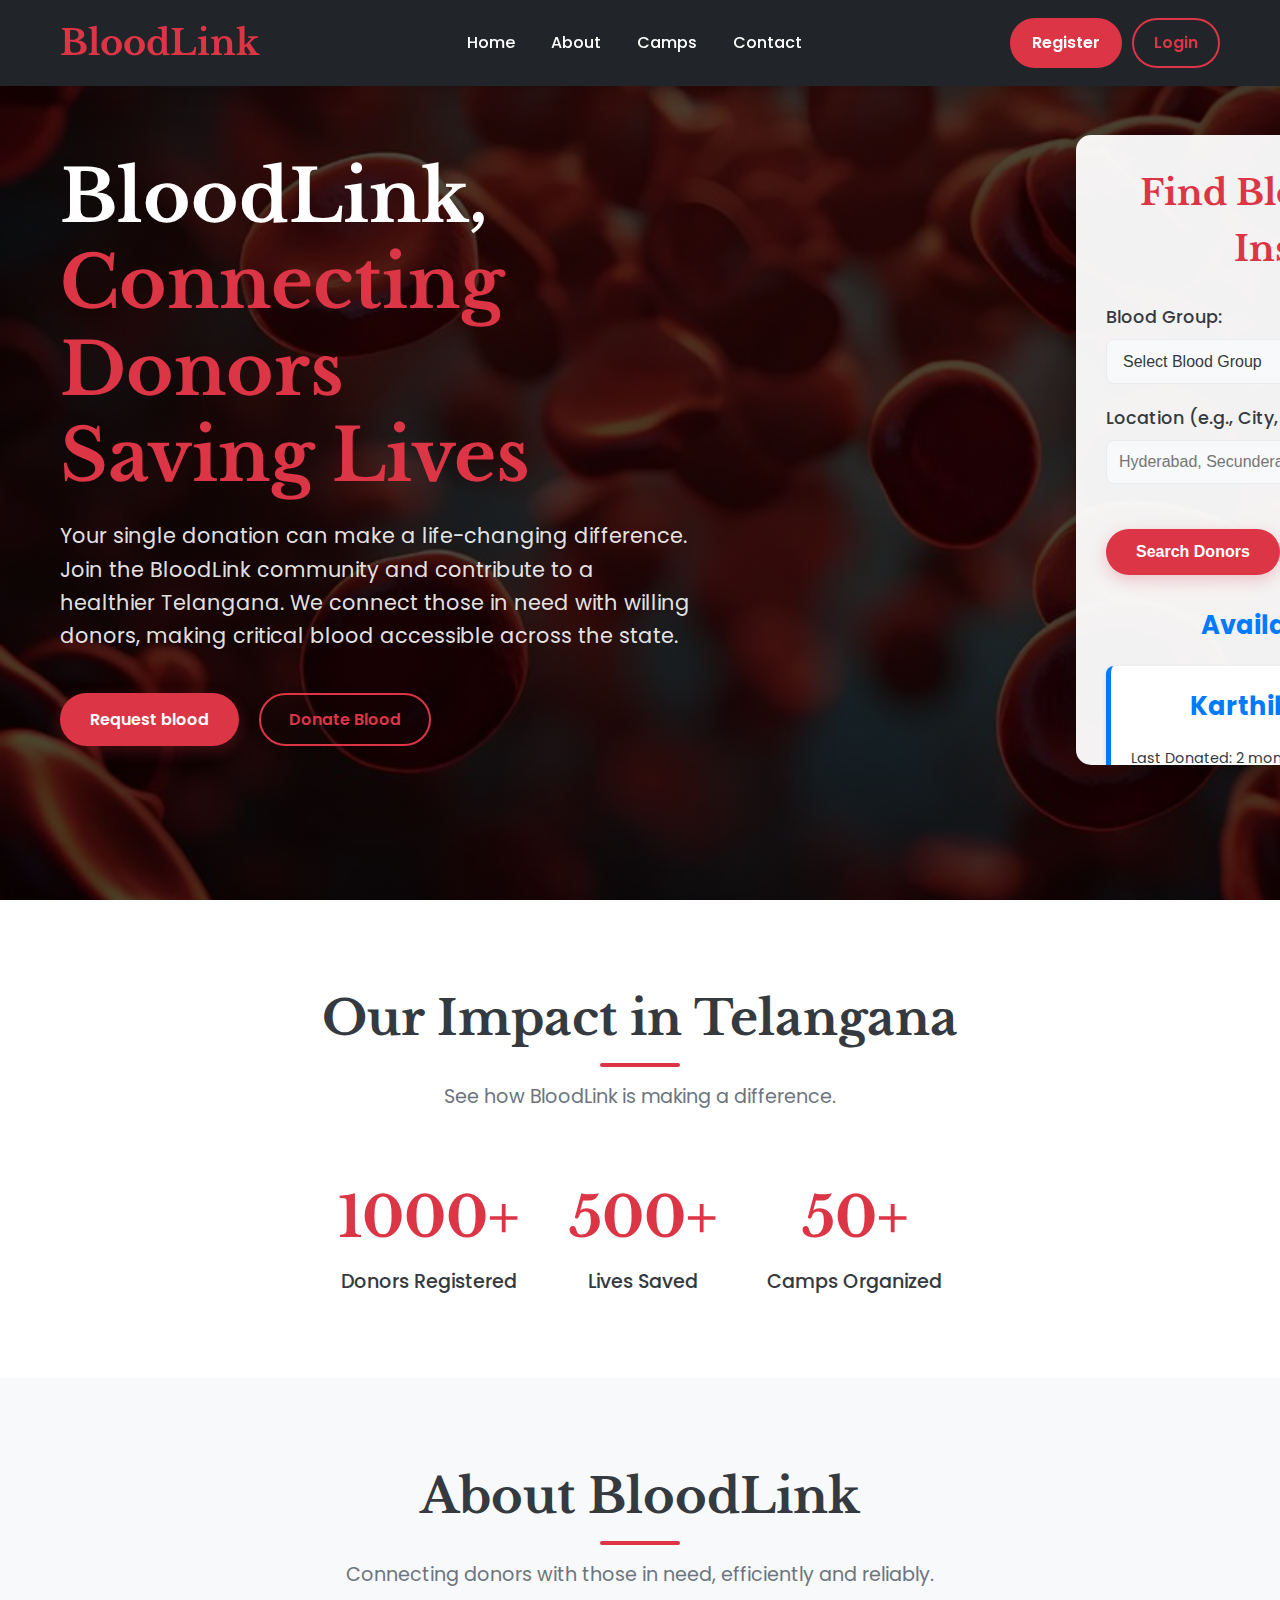
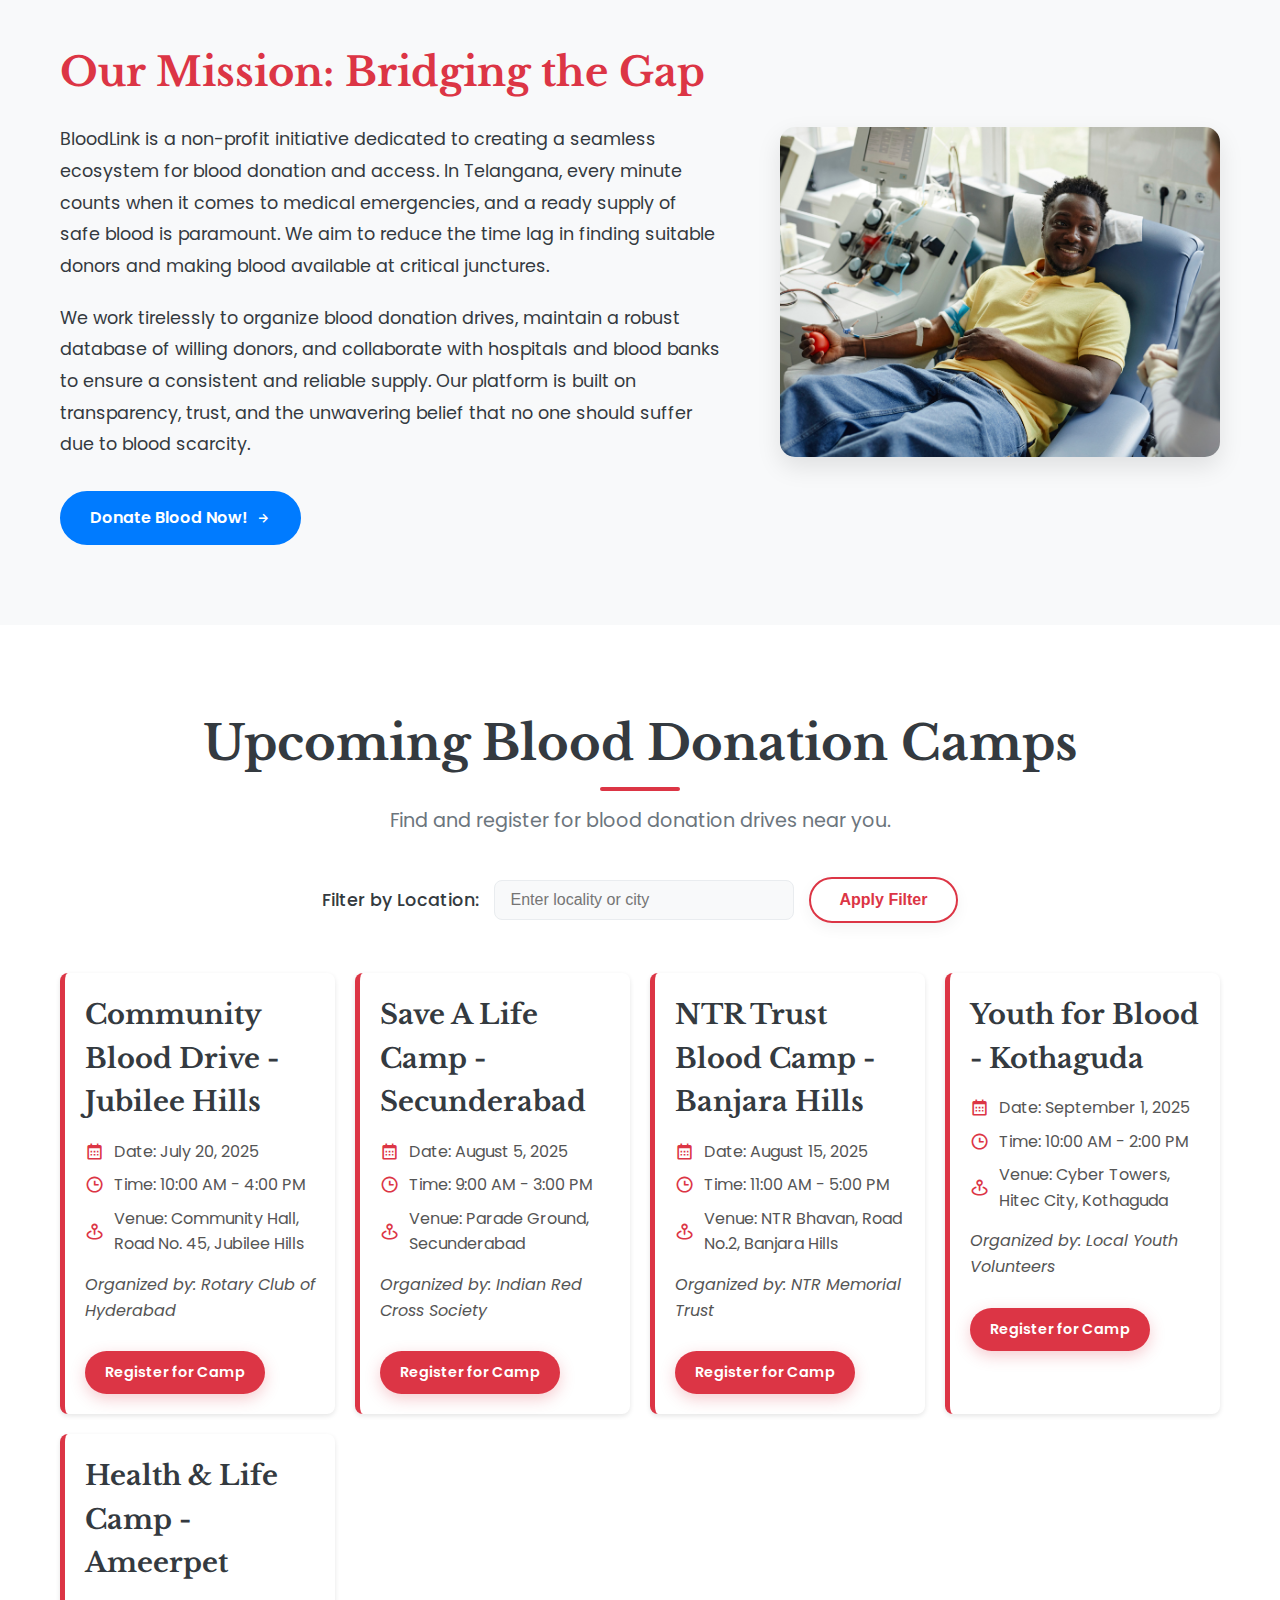
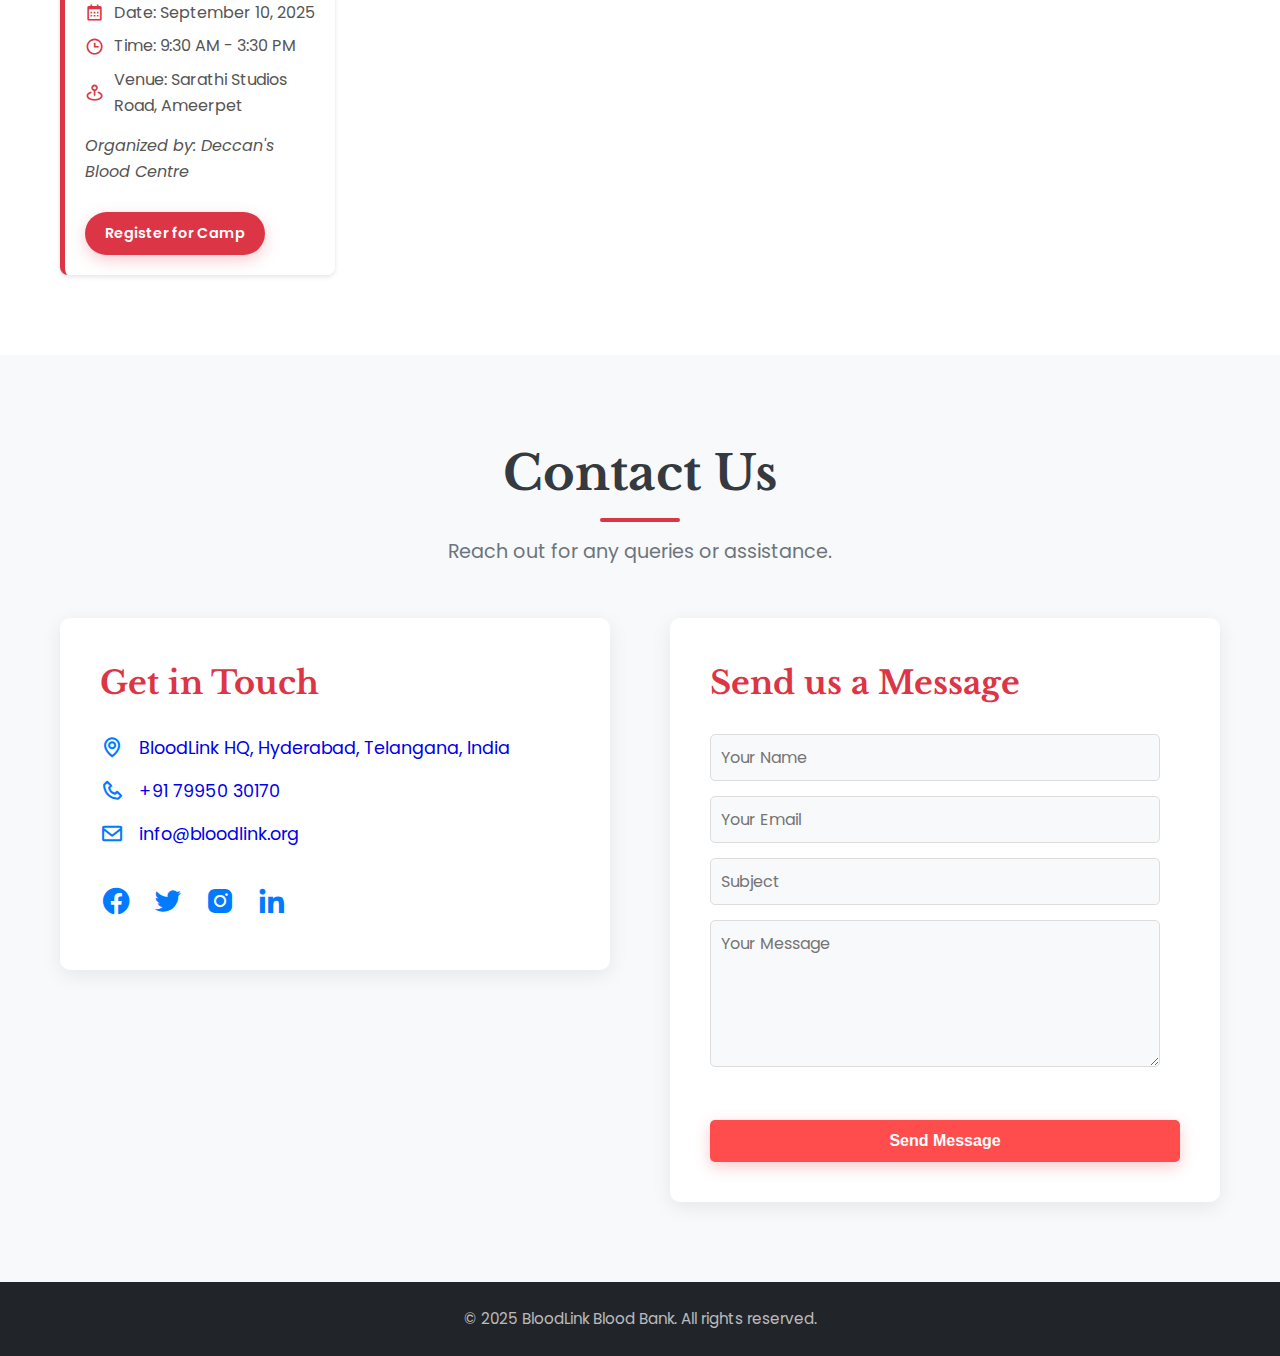
<file: index.html>
<!DOCTYPE html>
<html lang="en">
<head>
    <meta charset="UTF-8">
    <meta name="viewport" content="width=device-width, initial-scale=1.0">
    <title>BloodLink - Saving Lives</title>
    <link rel="stylesheet" href="style.css">
    <link href="https://fonts.googleapis.com/css2?family=Libre+Baskerville:ital,wght@0,400;0,700;1,400&family=Poppins:ital,wght@0,100;0,200;0,300;0,400;0,500;0,600;0,700;0,800;0,900;1,100;1,200;1,300;1,400;1,500;1,600;1,700;1,800;1,900&display=swap" rel="stylesheet">
    <link href='https://unpkg.com/boxicons@2.1.4/css/boxicons.min.css' rel='stylesheet'>
    
</head>
<body>
    <header>
        <div class="container">
            <a href="#" class="logo">BloodLink</a>
            <nav class="navbar">
                <ul>
                    <li><a href="#hero">Home</a></li>
                    <li><a href="#about">About</a></li>
                    <li><a href="#upcoming-camps">Camps</a></li>
                    <li><a href="#contact">Contact</a></li>
                </ul>
            </nav>
            <div class="header-buttons">
                <a href="2.html" class="btn btn-donate">Register</a>
                <a href="4.html" class="btn btn-request">Login</a>
            </div>
        </div>
    </header>

    <section id="hero" class="hero">
        <div class="container hero-content-wrapper">
            <div class="hero-main-content">
                <h1>BloodLink, <br><span>Connecting Donors</span><br><span>Saving Lives</span></h1>
                <p>Your single donation can make a life-changing difference. Join the BloodLink community and contribute to a healthier Telangana. We connect those in need with willing donors, making critical blood accessible across the state.</p>
                <div class="hero-cta-buttons">
                    <a href="request.html" class="btn btn-primary">Request blood</a>
                    <a href="8.html" class="btn btn-secondary">Donate Blood</a>
                </div>
            </div>

            <div class="hero-donor-search-panel">
                <div class="search-form-container">
                    <h2>Find Blood Donors Instantly</h2>
                    <form class="donor-search-form">
                        <div class="form-group">
                            <label for="blood-group-hero">Blood Group:</label>
                            <select id="blood-group-hero" required>
                                <option value="">Select Blood Group</option>
                                <option value="A+">A+</option>
                                <option value="A-">A-</option>
                                <option value="B+">B+</option>
                                <option value="B-">B-</option>
                                <option value="AB+">AB+</option>
                                <option value="AB-">AB-</option>
                                <option value="O+">O+</option>
                                <option value="O-">O-</option>
                            </select>
                        </div>
                        <div class="form-group">
                            <label for="location-hero">Location (e.g., City, Locality):</label>
                            <input type="text" id="location-hero" placeholder="Hyderabad, Secunderabad, etc." required>
                        </div>
                        <button type="submit" class="btn btn-primary">Search Donors</button>
                    </form>
                </div>

                <div class="donor-results-container">
                    <h4>Available Donors <span id="results-location-hero"></span></h4>
                    <div class="donor-cards-grid" id="donor-results-hero">
                        </div>
                    <p class="no-results" id="no-donor-results-hero" style="display: none;">No donors found matching your criteria. Please try a different search or <a href="request.html">send a general blood request</a>.</p>
                </div>
            </div>
        </div>
    </section>

    <section id="stats-section" class="stats-section">
        <div class="container">
            <h2 class="section-title">Our Impact in Telangana</h2>
            <p class="section-subtitle">See how BloodLink is making a difference.</p>
            <div class="stats">
                <div class="stat-item">
                    <h3>1000+</h3>
                    <p>Donors Registered</p>
                </div>
                <div class="stat-item">
                    <h3>500+</h3>
                    <p>Lives Saved</p>
                </div>
                <div class="stat-item">
                    <h3>50+</h3>
                    <p>Camps Organized</p>
                </div>
            </div>
        </div>
    </section>

    <section id="about" class="about">
        <div class="container">
            <h2 class="section-title">About BloodLink</h2>
            <p class="section-subtitle">Connecting donors with those in need, efficiently and reliably.</p>
            <div class="about-content">
                <div class="about-text">
                    <h3>Our Mission: Bridging the Gap</h3>
                    <p>BloodLink is a non-profit initiative dedicated to creating a seamless ecosystem for blood donation and access. In Telangana, every minute counts when it comes to medical emergencies, and a ready supply of safe blood is paramount. We aim to reduce the time lag in finding suitable donors and making blood available at critical junctures.</p>
                    <p>We work tirelessly to organize blood donation drives, maintain a robust database of willing donors, and collaborate with hospitals and blood banks to ensure a consistent and reliable supply. Our platform is built on transparency, trust, and the unwavering belief that no one should suffer due to blood scarcity.</p>
                    <a href="#" class="btn btn-learn-more">Donate Blood Now! <i class='bx bx-right-arrow-alt'></i></a>
                </div>
                <div class="about-image">
                    <img src="about-donation-donate-blood-mb.jpg" alt="About BloodLink">
                </div>
            </div>
        </div>
    </section>

    <section id="upcoming-camps" class="upcoming-camps">
        <div class="container">
            <h2 class="section-title">Upcoming Blood Donation Camps</h2>
            <p class="section-subtitle">Find and register for blood donation drives near you.</p>

            <div class="camp-filter-form">
                <label for="camp-location">Filter by Location:</label>
                <input type="text" id="camp-location" placeholder="Enter locality or city">
                <button type="button" class="btn btn-secondary" onclick="filterCamps()">Apply Filter</button>
            </div>

            <div class="camp-list-grid" id="camp-list">
                </div>
            <p class="no-results" id="no-camp-results" style="display: none;">No upcoming camps found for this location. Check back soon!</p>
        </div>
    </section>

    <section id="contact" class="contact">
        <div class="container">
            <h2 class="section-title">Contact Us</h2>
            <p class="section-subtitle">Reach out for any queries or assistance.</p>

            <div class="contact-content">
                <div class="contact-info">
                    <h3>Get in Touch</h3>
                    <p><i class='bx bx-map'></i> <a href="https://maps.google.com/?q=BloodLink+HQ,+Hyderabad,+Telangana,+India" target="_blank" rel="noopener noreferrer">BloodLink HQ, Hyderabad, Telangana, India</a></p>
                    <p><i class='bx bx-phone'></i><a href="tel:+917995030170">+91 79950 30170</a></p>
                    <p><i class='bx bx-envelope'></i><a href="mailto:karthikreddy6900@gmail.com"> info@bloodlink.org</a></p>
                    <div class="social-links">
                        <a href="#" target="_blank"><i class='bx bxl-facebook-circle'></i></a>
                        <a href="#" target="_blank"><i class='bx bxl-twitter'></i></a>
                        <a href="#" target="_blank"><i class='bx bxl-instagram-alt'></i></a>
                        <a href="#" target="_blank"><i class='bx bxl-linkedin'></i></a>
                    </div>
                </div>
                <div class="contact-form">
                    <h3>Send us a Message</h3>
                    <form id="contactForm">
                        <div class="form-group">
                            <input type="text" placeholder="Your Name" required>
                            <input type="email" placeholder="Your Email" required>
                            <input type="text" placeholder="Subject" required>
                            <textarea placeholder="Your Message" rows="5" required></textarea>
                        </div>
                        <button type="submit" class="btn btn-primary">Send Message</button>
                    </form>
                </div>
            </div>
        </div>
    </section>

    <footer>
        <div class="container">
            <p>© 2025 BloodLink Blood Bank. All rights reserved.</p>
        </div>
    </footer>

    <div class="popup" id="popupMessage"></div>
    <script>
        document.addEventListener('DOMContentLoaded', function() {
            // Dummy data for demonstration
            const allDonors = [
                // Added contactNumber for each donor
                { name: "Karthik Reddy", bloodGroup: "A+", lastDonated: "2 months ago", location: "Kandlakoya, Hyderabad", contactNumber: "917995030170" },
                { name: "Akhil", bloodGroup: "O-", lastDonated: "4 months ago", location: "Suchitra, Hyderabad", contactNumber: "919398708337" },
                { name: "Vijender", bloodGroup: "B+", lastDonated: "1 month ago", location: "Kompally, Hyderabad", contactNumber: "917993531738" },
                { name: "Hari Krishna", bloodGroup: "AB+", lastDonated: "3 months ago", location: "Secunderabad, Hyderabad", contactNumber: "919866521079" },
                { name: "Sita Devi", bloodGroup: "A-", lastDonated: "6 months ago", location: "Uppal, Hyderabad", contactNumber: "919182396657" },
                { name: "Anil Kumar", bloodGroup: "O+", lastDonated: "2 weeks ago", location: "Banjara Hills, Hyderabad", contactNumber: "919951383211" },
            ];

            const allCamps = [
                { name: "Community Blood Drive - Jubilee Hills", date: "July 20, 2025", time: "10:00 AM - 4:00 PM", venue: "Community Hall, Road No. 45, Jubilee Hills", organizer: "Rotary Club of Hyderabad" },
                { name: "Save A Life Camp - Secunderabad", date: "August 5, 2025", time: "9:00 AM - 3:00 PM", venue: "Parade Ground, Secunderabad", organizer: "Indian Red Cross Society" },
                { name: "NTR Trust Blood Camp - Banjara Hills", date: "August 15, 2025", time: "11:00 AM - 5:00 PM", venue: "NTR Bhavan, Road No.2, Banjara Hills", organizer: "NTR Memorial Trust" },
                { name: "Youth for Blood - Kothaguda", date: "September 1, 2025", time: "10:00 AM - 2:00 PM", venue: "Cyber Towers, Hitec City, Kothaguda", organizer: "Local Youth Volunteers" },
                { name: "Health & Life Camp - Ameerpet", date: "September 10, 2025", time: "9:30 AM - 3:30 PM", venue: "Sarathi Studios Road, Ameerpet", organizer: "Deccan's Blood Centre" }
            ];

            // Function to show popup message
            function showPopupMessage(message) {
                const popup = document.getElementById("popupMessage");
                popup.textContent = message;
                popup.style.display = "block";
                setTimeout(() => {
                    popup.style.display = "none";
                }, 3000); // Popup disappears after 3 seconds
            }

            // Donor Search (within Hero)
            const donorSearchFormHero = document.querySelector('.hero-donor-search-panel .donor-search-form');
            const donorResultsContainerHero = document.getElementById('donor-results-hero');
            const noDonorResultsHero = document.getElementById('no-donor-results-hero');
            const resultsLocationSpanHero = document.getElementById('results-location-hero');

            donorSearchFormHero.addEventListener('submit', function(event) {
                event.preventDefault();
                const bloodGroup = document.getElementById('blood-group-hero').value;
                const location = document.getElementById('location-hero').value.toLowerCase().trim(); // Trim whitespace

                let filteredDonors = allDonors.filter(donor => {
                    const matchesBloodGroup = bloodGroup === "" || donor.bloodGroup === bloodGroup;
                    const matchesLocation = location === "" || donor.location.toLowerCase().includes(location); // Allow empty location to show all
                    return matchesBloodGroup && matchesLocation;
                });

                displayDonorsHero(filteredDonors, location);
            });

            function displayDonorsHero(donors, searchLocation) {
                donorResultsContainerHero.innerHTML = ''; // Clear previous results
                // Only display location in heading if a search location was provided
                // Improved display: If searchLocation is "hyderabad, secunderabad", it will show "in Hyderabad"
                resultsLocationSpanHero.textContent = searchLocation ? `in ${searchLocation.split(',')[0].charAt(0).toUpperCase() + searchLocation.split(',')[0].slice(1)}` : '';

                if (donors.length === 0) {
                    noDonorResultsHero.style.display = 'block';
                } else {
                    noDonorResultsHero.style.display = 'none';
                    donors.forEach(donor => {
                        // Construct the WhatsApp link
                        const whatsappLink = `https://wa.me/${donor.contactNumber}?text=Hi%20${encodeURIComponent(donor.name)}%2C%20I%20saw%20your%20profile%20on%20BloodLink%20and%20need%20blood%20donation.`;
                        const callLink = `tel:${donor.contactNumber}`;

                        const donorCard = `
                            <div class="donor-card">
                                <h4>${donor.name} (${donor.bloodGroup})</h4>
                                <p>Last Donated: ${donor.lastDonated}</p>
                                <p>Location: ${donor.location}</p>
                                <div style="display: flex; gap: 10px; margin-top: 10px;">
                                    <a href="${whatsappLink}" target="_blank" rel="noopener noreferrer" class="btn btn-secondary btn-small" style="flex-grow: 1; text-align: center;"><i class='bx bxl-whatsapp'></i> WhatsApp</a>
                                    <a href="${callLink}" class="btn btn-primary btn-small" style="flex-grow: 1; text-align: center;"><i class='bx bx-phone'></i> Call</a>
                                </div>
                            </div>
                        `;
                        donorResultsContainerHero.innerHTML += donorCard;
                    });
                }
            }

            // Initial display of all donors in the hero section
            displayDonorsHero(allDonors, ''); // Show all donors by default

            // Camp Filter
            const campFilterInput = document.getElementById('camp-location');
            const campListContainer = document.getElementById('camp-list');
            const noCampResults = document.getElementById('no-camp-results');

            // Make filterCamps accessible globally or attach to button directly
            window.filterCamps = function() { // Added window. to make it globally accessible for onclick
                const filterLocation = campFilterInput.value.toLowerCase().trim();

                let filteredCamps = allCamps.filter(camp => {
                    // Corrected line: Check if the venue includes the filter location, or if the filter is empty
                    return filterLocation === "" || camp.venue.toLowerCase().includes(filterLocation);
                });

                displayCamps(filteredCamps);
            }

            function displayCamps(camps) {
                campListContainer.innerHTML = '';
                if (camps.length === 0) {
                    noCampResults.style.display = 'block';
                } else {
                    noCampResults.style.display = 'none';
                    camps.forEach(camp => {
                        const campCard = `
                            <div class="camp-card">
                                <h4>${camp.name}</h4>
                                <p><i class='bx bx-calendar'></i> Date: ${camp.date}</p>
                                <p><i class='bx bx-time'></i> Time: ${camp.time}</p>
                                <p><i class='bx bx-map-pin'></i> Venue: ${camp.venue}</p>
                                <p class="camp-organizer">Organized by: ${camp.organizer}</p>
                                <a href="2.html" class="btn btn-primary btn-small">Register for Camp</a>
                            </div>
                        `;
                        campListContainer.innerHTML += campCard;
                    });
                }
            }

            // Initial display of all camps
            displayCamps(allCamps);

            // Contact Form Submission
            const contactForm = document.getElementById('contactForm');
            contactForm.addEventListener('submit', function(event) {
                event.preventDefault(); // Prevent default form submission
                showPopupMessage("Your message has been sent successfully!");
                contactForm.reset(); // Clear the form fields
            });
        });
    </script>
</body>
</html>
</file>
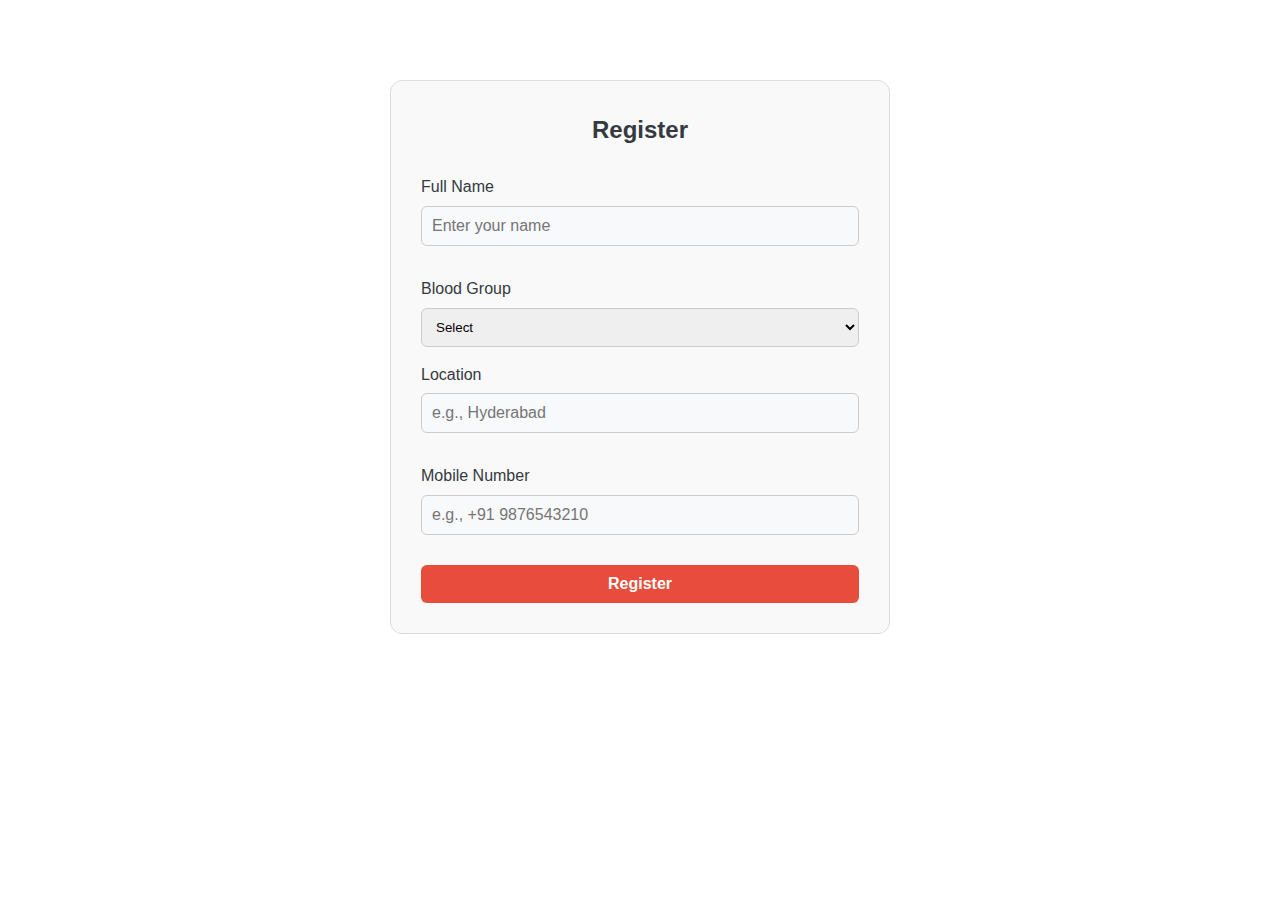
<file: 2.html>
<!DOCTYPE html>
<html lang="en">
<head>
    <meta charset="UTF-8">
    <meta name="viewport" content="width=device-width, initial-scale=1.0">
    <title>BloodLink Registration</title>
    <link rel="stylesheet" href="style.css">
    <link href='https://unpkg.com/boxicons@2.1.4/css/boxicons.min.css' rel='stylesheet'>
    <style>
        body {
            font-family: 'Poppins', sans-serif;
        }

        .registration-form {
            max-width: 500px;
            margin: 80px auto;
            padding: 30px;
            border: 1px solid #ddd;
            border-radius: 12px;
            background-color: #f9f9f9;
        }

        .registration-form h2 {
            text-align: center;
            margin-bottom: 25px;
        }

        .form-group {
            margin-bottom: 15px;
        }

        .form-group label {
            display: block;
            font-weight: 500;
            margin-bottom: 6px;
        }

        .form-group input,
        .form-group select {
            width: 100%;
            padding: 10px;
            border-radius: 6px;
            border: 1px solid #ccc;
        }

        .btn {
            background-color: #e74c3c;
            color: white;
            padding: 10px 20px;
            border: none;
            border-radius: 6px;
            cursor: pointer;
            display: block;
            width: 100%;
            margin-top: 10px;
        }

        .popup-message {
            position: fixed;
            bottom: 20px;
            right: 20px;
            background-color: #28a745;
            color: #fff;
            padding: 15px 20px;
            border-radius: 5px;
            box-shadow: 0 0 10px rgba(0,0,0,0.2);
            display: none;
            z-index: 9999;
            font-weight: bold;
        }
    </style>
</head>
<body>

    <div class="registration-form">
        <h2>Register</h2>
        <form>
            <div class="form-group">
                <label for="name">Full Name</label>
                <input type="text" id="name" placeholder="Enter your name" required>
            </div>

            <div class="form-group">
                <label for="bloodGroup">Blood Group</label>
                <select id="bloodGroup" required>
                    <option value="">Select</option>
                    <option>A+</option>
                    <option>A-</option>
                    <option>B+</option>
                    <option>B-</option>
                    <option>AB+</option>
                    <option>AB-</option>
                    <option>O+</option>
                    <option>O-</option>
                </select>
            </div>

            <div class="form-group">
                <label for="location">Location</label>
                <input type="text" id="location" placeholder="e.g., Hyderabad" required>
            </div>

            <div class="form-group">
                <label for="mobile">Mobile Number</label>
                <input type="tel" id="mobile" placeholder="e.g., +91 9876543210" required>
            </div>

            <button class="btn" onclick="showMessage()">Register</button>
    <div class="message" id="successMessage"></div>
        </form>
    </div>

    <!-- Popup Message -->
    <div class="popup-message" id="popupMessage"></div>

    <script>
        function showMessage() {
      document.getElementById('successMessage').style.display = 'block';
    }
        function showPopupMessage(message) {
            const popup = document.getElementById("popupMessage");
            popup.textContent = message;
            popup.style.display = "block";
            setTimeout(() => {
                popup.style.display = "none";
            }, 3000);
        }

        document.addEventListener("DOMContentLoaded", () => {
            const form = document.querySelector("form");
            if (form) {
                form.addEventListener("submit", (e) => {
                    e.preventDefault();
                    showPopupMessage("Registration form submitted successfully.");
                    form.reset();
                });
            }
        });
    </script>
</body>
</html>
</file>
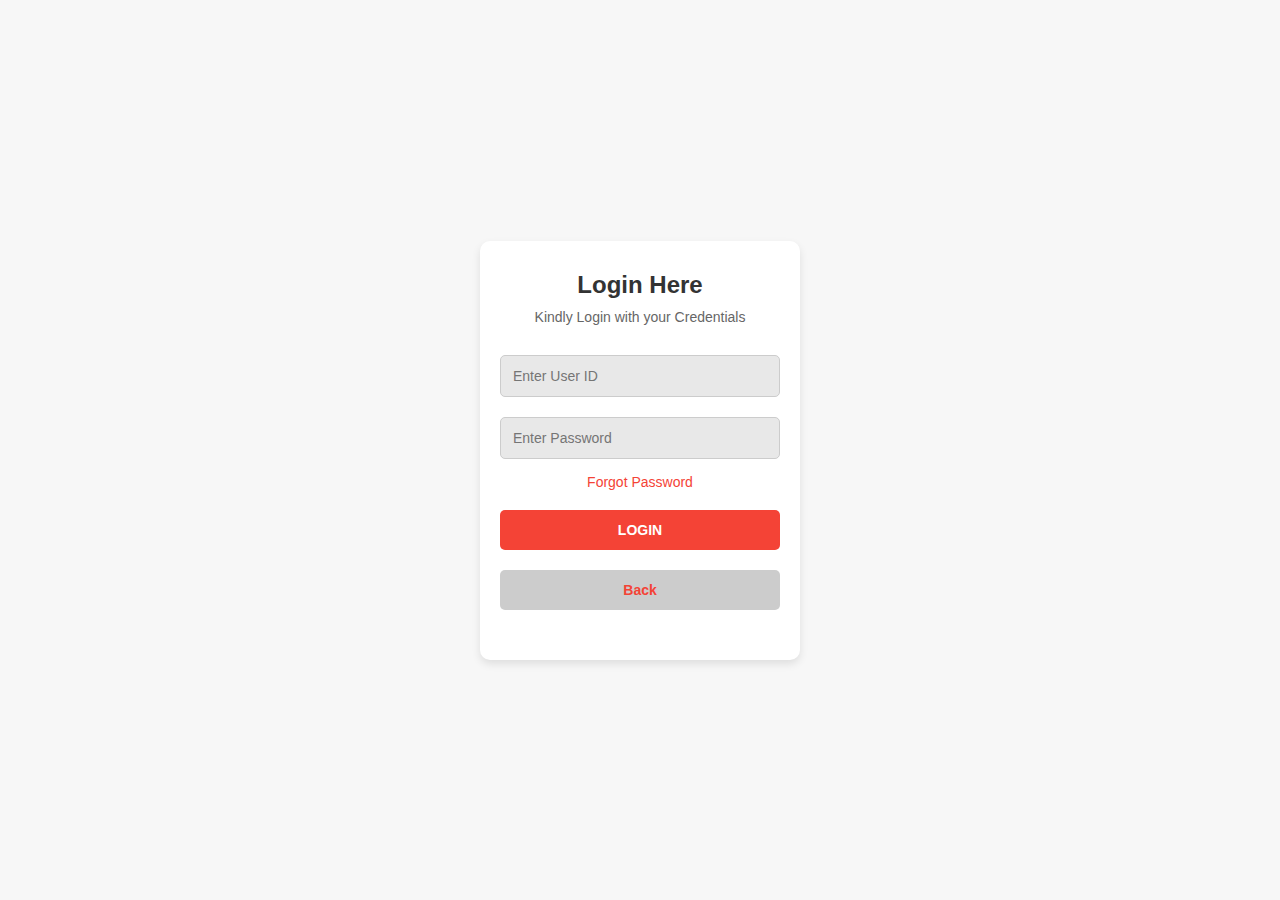
<file: 4.html>
<!DOCTYPE html>
<html lang="en">
<head>
    <meta charset="UTF-8">
    <meta name="viewport" content="width=device-width, initial-scale=1.0">
    <title>Login Page</title>
    <style>
        /* Global Styles */
        * {
            margin: 0;
            padding: 0;
            box-sizing: border-box;
        }
        body {
            font-family: Arial, sans-serif;
            background-color: #f7f7f7;
            display: flex;
            justify-content: center;
            align-items: center;
            height: 100vh;
        }
        .login-container {
            width: 90%; /* Reduced width */
            max-width: 320px; /* Ensures it's narrower */
            height: auto; /* Adapts to content but increases height overall */
            background-color: white;
            padding: 30px 20px; /* Extra padding for height */
            border-radius: 10px;
            box-shadow: 0 4px 8px rgba(0, 0, 0, 0.1);
            text-align: center;
        }
        .login-container h1 {
            font-size: 24px;
            color: #333;
            margin-bottom: 10px;
        }
        .login-container p {
            font-size: 14px;
            color: #666;
            margin-bottom: 20px;
        }
        .login-container input[type="text"],
        .login-container input[type="password"] {
            width: 100%;
            padding: 12px;
            margin: 10px 0;
            border: 1px solid #ccc;
            border-radius: 5px;
            background-color: #e8e8e8;
            font-size: 14px;
        }
        .login-container a {
            display: block;
            font-size: 14px;
            color: #f44336;
            text-decoration: none;
            margin: 5px 0 20px;
        }
        .login-container a:hover {
            text-decoration: underline;
        }
        .login-button {
            display: block; /* Ensures button-like behavior */
            width: 100%;
            padding: 12px;
            background-color: #f44336;
            color: white !important; /* Explicitly sets text color to white */
            text-align: center; /* Centers the text */
            border: none;
            border-radius: 5px;
            font-size: 16px;
            font-weight: bold;
            text-decoration: none; /* Removes underline */
            cursor: pointer;
            transition: background-color 0.3s ease;
        }
        .login-button:hover {
            background-color: #d32f2f;
        }
        .back-button {
            display: block;
            width: 100%;
            padding: 12px;
            background-color: #ccc;
            color: white;
            text-align: center;
            border: none;
            border-radius: 5px;
            font-size: 16px;
            font-weight: bold;
            cursor: pointer;
            margin-top: 10px;
            text-decoration: none;
        }
        .back-button:hover {
            background-color: #bbb;
        }
    </style>
</head>
<body>
    <div class="login-container">
        <h1>Login Here</h1>
        <p>Kindly Login with your Credentials</p>
        <input type="text" placeholder="Enter User ID" aria-label="User ID" required />
        <input type="password" placeholder="Enter Password" aria-label="Password" required />
        <a href="#">Forgot Password</a>
        <a href="5.html" class="login-button">LOGIN</a>
        <a href="javascript:history.back()" class="back-button">Back</a> <!-- Added Back Button -->
    </div>
</body>
</html>
</file>
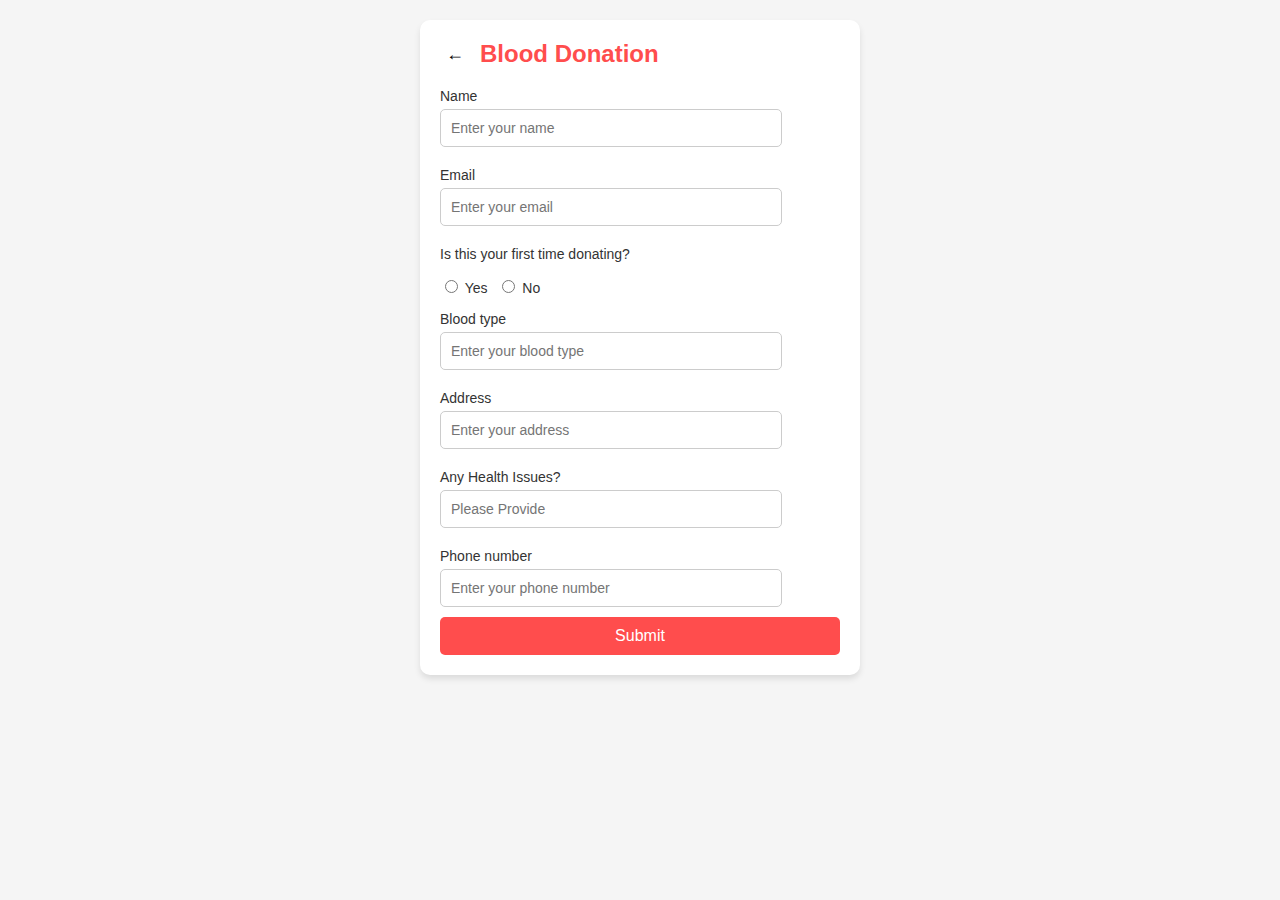
<file: 8.html>
<!DOCTYPE html>
<html lang="en">
<head>
  <meta charset="UTF-8">
  <meta name="viewport" content="width=device-width, initial-scale=1.0">
  <title>Blood Donation Form</title>
  <style>
    /* CSS Styles */
    body {
      font-family: Arial, sans-serif;
      margin: 0;
      padding: 0;
      background-color: #f5f5f5;
    }
    .container button a {
      text-decoration: none;
      color: white;
    }

    .container {
      max-width: 400px;
      margin: 20px auto;
      padding: 20px;
      background: #fff;
      border-radius: 10px;
      box-shadow: 0 4px 6px rgba(0, 0, 0, 0.1);
    }

    header {
      display: flex;
      align-items: center;
      margin-bottom: 20px;
    }

    .back-button {
      background-color: transparent;
      border: none;
      font-size: 18px;
      color: black;
      cursor: pointer;
      margin-right: 10px;
    }

    .back-button:hover {
      color: #ff4d4d;
    }

    h1 {
      font-size: 24px;
      color: #ff4d4d;
      margin: 0;
    }

    form label {
      display: block;
      margin: 10px 0 5px;
      font-size: 14px;
      color: #333;
    }

    input[type="text"],
    input[type="email"],
    input[type="tel"] {
      width: 80%; /* Reduced width */
      padding: 10px;
      margin-bottom: 10px;
      border: 1px solid #ccc;
      border-radius: 5px;
      font-size: 14px;
    }

    .radio-group {
      display: flex;
      gap: 10px;
      margin-bottom: 10px;
    }

    .radio-group label {
      font-size: 14px;
    }

    .btn {
      width: 100%;
      padding: 10px;
      background-color: #ff4d4d;
      color: white;
      font-size: 16px;
      border: none;
      border-radius: 5px;
      cursor: pointer;
    }

    .btn:hover {
      background-color: #e63939;
    }

    /* CSS for the popup message */
    /* CSS for the popup message */
.popup {
  display: none; /* Hidden by default */
  position: fixed; /* Stay in place relative to the viewport */
  right: 20px; /* Distance from the right edge of the screen */
  bottom: 20px; /* Distance from the bottom edge of the screen */
  /* Remove top and transform properties as they are no longer needed for this positioning */
  background-color: #4CAF50; /* Green background */
  color: white;
  padding: 15px 20px;
  border-radius: 8px;
  box-shadow: 0 4px 8px rgba(0, 0, 0, 0.2);
  z-index: 1000; /* Ensure it's on top */
  font-size: 16px;
  text-align: center;
}
  </style>
</head>
<body>
  <div class="container">
    <header>
      <button class="back-button" id="backButton">←</button>
      <h1>Blood Donation</h1>
    </header>
    <form>
      <label for="name">Name</label>
      <input type="text" id="name" placeholder="Enter your name" required>
      
      <label for="email">Email</label>
      <input type="email" id="email" placeholder="Enter your email" required>
      
      <label>Is this your first time donating?</label>
      <div class="radio-group">
        <label>
          <input type="radio" name="first-time" value="yes" required> Yes
        </label>
        <label>
          <input type="radio" name="first-time" value="no" required> No
        </label>
      </div>
      
      <label for="blood-type">Blood type</label>
      <input type="text" id="blood-type" placeholder="Enter your blood type" required>
      
      <label for="address">Address</label>
      <input type="text" id="address" placeholder="Enter your address" required>
      
      <label for="health-issues">Any Health Issues?</label>
      <input type="text" id="health-issues" placeholder="Please Provide" required>
      
      <label for="phone">Phone number</label>
      <input type="tel" id="phone" placeholder="Enter your phone number" required>
      <button type="submit" class="btn">Submit</button>
    </form>
  </div>
  <div class="popup" id="popupMessage"></div>

  <script>
    // JavaScript for Back Button
    function showPopupMessage(message) {
      const popup = document.getElementById("popupMessage");
      popup.textContent = message;
      popup.style.display = "block";
      setTimeout(() => {
        popup.style.display = "none";
      }, 3000);
    }

    document.addEventListener("DOMContentLoaded", () => {
      const form = document.querySelector("form");
      if (form) {
        form.addEventListener("submit", (e) => {
          e.preventDefault();
          showPopupMessage("Donation form submitted successfully.");
          form.reset();
        });
      }
    });

    const backButton = document.getElementById('backButton');
    backButton.addEventListener('click', () => {
      history.back(); // Navigate to the previous page
    });
  </script>
</body>
</html>
</file>
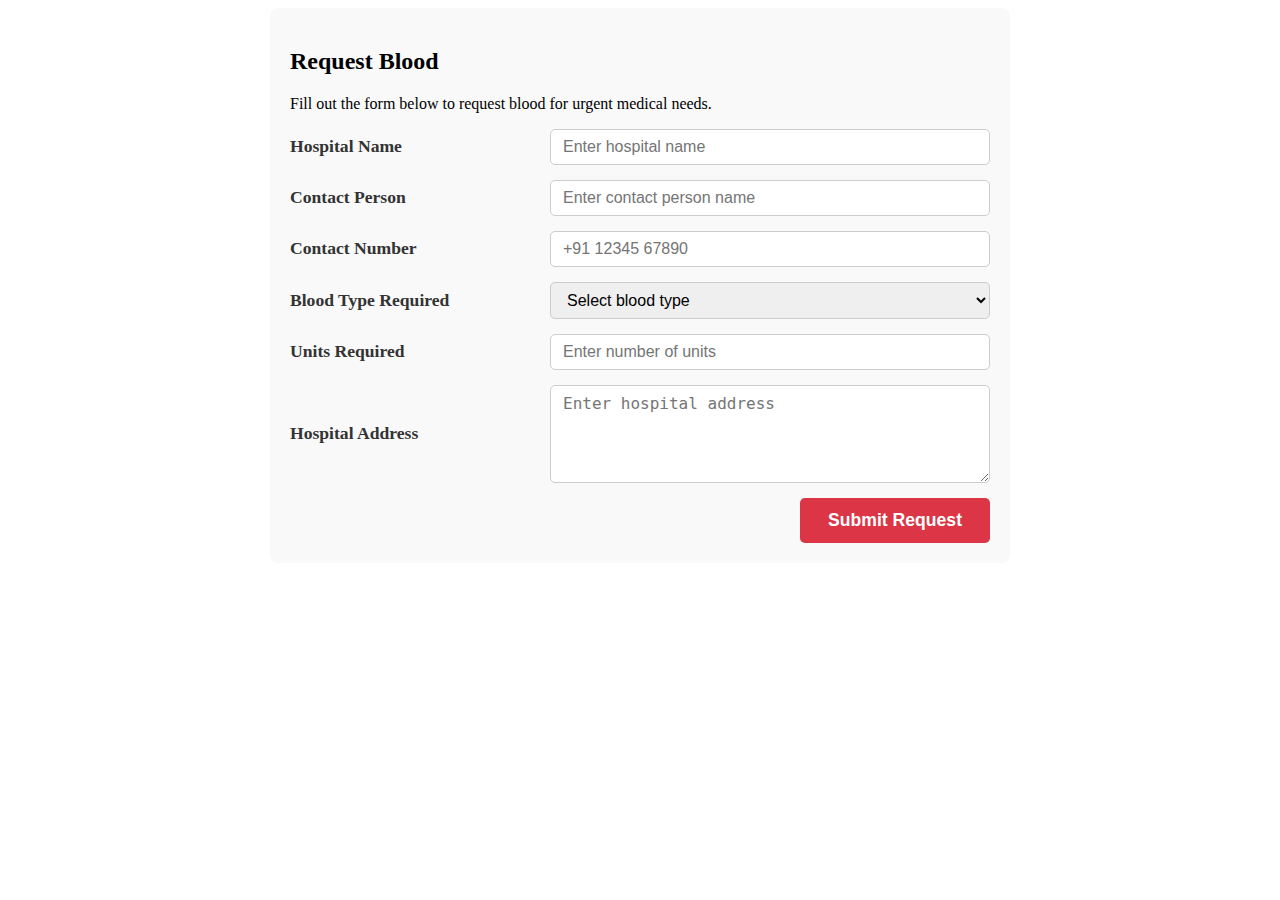
<file: request.html>
<!-- BLOOD REQUEST FORM SECTION -->
 <!DOCTYPE html>
 <html lang="en">
 <head>
  <meta charset="UTF-8">
  <meta name="viewport" content="width=device-width, initial-scale=1.0">
  <title>Document</title>
  <style>
    /* Blood Requests Section */
.blood-request-container {
  max-width: 700px;  /* limit form width */
  margin: 0 auto;
  padding: 20px;
  background: #f9f9f9;
  border-radius: 8px;
}

.request-form {
  display: flex;
  flex-direction: column;
  gap: 15px;
}

/* Each row is flex with label and input side by side */
.form-row {
  display: flex;
  align-items: center;
}

/* Labels take about 35% width and are bold */
.form-label {
  flex: 0 0 35%;
  font-weight: 700;  /* bold */
  font-size: 1.1rem;
  color: #333;
  padding-right: 15px;
}

/* Inputs take remaining 65% width */
.form-row input,
.form-row select,
.form-row textarea {
  flex: 1;
  padding: 8px 12px;
  font-size: 1rem;
  border: 1px solid #ccc;
  border-radius: 5px;
  outline: none;
  transition: border-color 0.3s ease;
}

.form-row input:focus,
.form-row select:focus,
.form-row textarea:focus {
  border-color: #dc3545; /* BloodLink brand red */
}

/* Textarea special styling */
.form-row textarea {
  resize: vertical;
  min-height: 80px;
}

/* Button row: align button to right */
.button-row {
  justify-content: flex-end;
}

/* Submit button style */
.btn-primary {
  background-color: #dc3545;
  color: white;
  padding: 12px 28px;
  border: none;
  border-radius: 5px;
  cursor: pointer;
  font-weight: 600;
  font-size: 1.1rem;
}

.btn-primary:hover {
  background-color: #b02a37;
}
.popup {
  display: none; /* Hidden by default */
  position: fixed; /* Stay in place relative to the viewport */
  right: 20px; /* Distance from the right edge of the screen */
  bottom: 20px; /* Distance from the bottom edge of the screen */
  /* Remove top and transform properties as they are no longer needed for this positioning */
  background-color: #4CAF50; /* Green background */
  color: white;
  padding: 15px 20px;
  border-radius: 8px;
  box-shadow: 0 4px 8px rgba(0, 0, 0, 0.2);
  z-index: 1000; /* Ensure it's on top */
  font-size: 16px;
  text-align: center;
}

/* Responsive - stack vertically on small screens */
@media (max-width: 600px) {
  .form-row {
    flex-direction: column;
    align-items: stretch;
  }
  .form-label {
    flex: none;
    padding-bottom: 6px;
  }
}
</style>
 </head>
 <body>
  <section id="blood-request" class="blood-request">
  <div class="container blood-request-container">

    <h2 class="section-title">Request Blood</h2>
    <p class="section-subtitle">Fill out the form below to request blood for urgent medical needs.</p>

    <form id="bloodRequestForm" action="#" method="POST" class="request-form">

      <div class="form-row">
        <label for="hospitalName" class="form-label">Hospital Name</label>
        <input type="text" id="hospitalName" name="hospitalName" placeholder="Enter hospital name" required>
      </div>

      <div class="form-row">
        <label for="contactPerson" class="form-label">Contact Person</label>
        <input type="text" id="contactPerson" name="contactPerson" placeholder="Enter contact person name" required>
      </div>

      <div class="form-row">
        <label for="contactNumber" class="form-label">Contact Number</label>
        <input type="tel" id="contactNumber" name="contactNumber" placeholder="+91 12345 67890" required pattern="[+0-9\s\-]{10,15}">
      </div>

      <div class="form-row">
        <label for="bloodType" class="form-label">Blood Type Required</label>
        <select id="bloodType" name="bloodType" required>
          <option value="" disabled selected>Select blood type</option>
          <option value="A+">A+</option>
          <option value="A-">A-</option>
          <option value="B+">B+</option>
          <option value="B-">B-</option>
          <option value="AB+">AB+</option>
          <option value="AB-">AB-</option>
          <option value="O+">O+</option>
          <option value="O-">O-</option>
        </select>
      </div>

      <div class="form-row">
        <label for="unitsRequired" class="form-label">Units Required</label>
        <input type="number" id="unitsRequired" name="unitsRequired" min="1" max="50" placeholder="Enter number of units" required>
      </div>

      <div class="form-row">
        <label for="hospitalAddress" class="form-label">Hospital Address</label>
        <textarea id="hospitalAddress" name="hospitalAddress" rows="3" placeholder="Enter hospital address" required></textarea>
      </div>

      <div class="form-row button-row">
        <button type="submit" class="btn btn-primary">Submit Request</button>
      </div>

    </form>
  </div>
</section>
 <div class="popup" id="popupMessage"></div>
<script>
    // JavaScript for Back Button
    function showPopupMessage(message) {
      const popup = document.getElementById("popupMessage");
      popup.textContent = message;
      popup.style.display = "block";
      setTimeout(() => {
        popup.style.display = "none";
      }, 3000);
    }

    document.addEventListener("DOMContentLoaded", () => {
      const form = document.querySelector("form");
      if (form) {
        form.addEventListener("submit", (e) => {
          e.preventDefault();
          showPopupMessage("request form submitted successfully.");
          form.reset();
        });
      }
    });

    const backButton = document.getElementById('backButton');
    backButton.addEventListener('click', () => {
      history.back(); // Navigate to the previous page
    });
  </script>
  
 </body>
 </html>
</file>
<file: style.css>
* {
    margin: 0;
    padding: 0;
    box-sizing: border-box;
    text-decoration: none;
    list-style: none;
}

:root {
    --primary-red: #DC3545;
    --secondary-blue: #007bff;
    --text-dark: #343a40;
    --text-light: #ffffff;
    --bg-light: #f8f9fa;
    --bg-dark: #212529;
    --card-bg: #ffffff;
    --border-light: #e9ecef;
    --font-poppins: 'Poppins', sans-serif;
    --font-baskerville: 'Libre Baskerville', serif;
}
body {
    font-family: var(--font-poppins);
    line-height: 1.6;
    color: var(--text-dark);
    background-color: white;
    scroll-behavior: smooth;
}
/*Navbar*/
.container{
    max-width: 1200px;
    margin: 0 auto;
    padding: 0 20px;
}
section{
    padding: 80px 0;
    text-align: center;
}
.section-title{
    font-size: 3rem;
    color: var(--text-dark);
    font-family: var(--font-baskerville);
    margin-bottom: 15px;
    position: relative;
    padding-bottom: 10px;
}
.section-title::after {
    content: '';
    position: absolute;
    left: 50%;
    bottom: 0;
    transform: translateX(-50%);
    width: 80px;
    height: 4px;
    background-color: var(--primary-red);
    border-radius: 2px;
}
.section-subtitle {
    font-size: 1.2rem;
    color: #6c757d;
    margin-bottom: 40px;
}
.btn {
    display: inline-block;
    padding: 12px 28px;
    border-radius: 50px;
    font-weight: 600;
    font-size: 1rem;
    cursor: pointer;
    transition: all 0.3s ease;
    border: 2px solid transparent;
    text-align: center;
}

.btn-primary {
    background-color: var(--primary-red);
    color: var(--text-light);
    box-shadow: 0 5px 15px rgba(220, 53, 69, 0.25);
}
.btn-primary:hover {
    background-color: #c82333;
    box-shadow: 0 8px 20px rgba(220, 53, 69, 0.35);
}

.btn-secondary {
    background-color: transparent;
    color: var(--primary-red);
    border-color: var(--primary-red);
    box-shadow: 0 5px 15px rgba(0, 0, 0, 0.05);
}

.btn-secondary:hover {
    background-color: var(--primary-red);
    color: var(--text-light);
    box-shadow: 0 8px 20px rgba(0, 0, 0, 0.1);
    transform: translateY(-2px);
}
.btn-small {
    padding: 8px 18px;
    font-size: 0.9rem;
    border-radius: 25px;
}
header {
    background-color: var(--bg-dark);
    color: var(--text-light);
    padding: 15px 0;
    position: fixed;
    width: 100%;
    top: 0;
    left: 0;
    z-index: 1000;
    box-shadow: 0 4px 15px rgba(0, 0, 0, 0.2);
}

header .container {
    display: flex;
    justify-content: space-between;
    align-items: center;
}

.logo {
    font-size: 2.2rem;
    font-weight: 700;
    color: var(--primary-red);
    font-family: var(--font-baskerville);
}

.navbar ul {
    display: flex;
}

.navbar li {
    margin: 0 18px;
}

.navbar a {
    color: var(--text-light);
    font-weight: 500;
    transition: color 0.3s ease;
    position: relative;
    padding-bottom: 5px;
}
.navbar a::after {
    content: '';
    position: absolute;
    width: 0;
    height: 3px;
    background-color: var(--primary-red);
    left: 0;
    bottom: 0;
    transition: width 0.3s ease;
}

.navbar a:hover::after {
    width: 100%;
}

.navbar a:hover {
    color: var(--primary-red);
}

.header-buttons {
    display: flex;
    gap: 10px;
}
/*Hero Section*/
.btn-donate {
    background-color: var(--primary-red);
    color: var(--text-light);
    border-color: var(--primary-red);
    padding: 10px 20px;
}
.btn-donate:hover {
    background-color: #c82333;
    border-color: #c82333;
}

.btn-request {
    background-color: transparent;
    color: var(--primary-red);
    border-color: var(--primary-red);
    padding: 10px 20px;
}
.btn-request:hover {
    background-color: var(--primary-red);
    color: var(--text-light);
}
.hero {
    background: linear-gradient(rgba(0, 0, 0, 0.7), rgba(0, 0, 0, 0.7)), url('WhatsApp\ Image\ 2025-07-03\ at\ 14.20.27_cb2ede4e.jpg') no-repeat center center/cover;
    color: var(--text-light);
    min-height: 100vh;
    display: flex;
    align-items: center;
    padding-top: 80px; /* Offset for fixed header */
}

.hero-content-wrapper { 
    display: flex;
    justify-content: space-between;
    align-items: center;
    gap: 50px;
    width: 100%;
}

.hero-main-content {
    flex: 1.5; 
    max-width: 700px;
    text-align: left;
}

.hero-main-content h1 {
    font-size: 4.5rem;
    font-family: var(--font-baskerville);
    line-height: 1.2;
    margin-bottom: 20px;
    color: var(--text-light);
}

.hero-main-content h1 span {
    color: var(--primary-red);
}

.hero-main-content p {
    font-size: 1.3rem;
    color: rgba(255, 255, 255, 0.9);
    margin-bottom: 40px;
}

.hero-cta-buttons {
    display: flex;
    gap: 20px;
}

.hero-donor-search-panel { /* Styling for the new search panel in hero */
    flex: 1; /* Search panel takes remaining space */
    min-width: 350px; /* Ensures it doesn't get too small */
    background-color: rgba(255, 255, 255, 0.95); /* Slightly transparent white */
    padding: 30px;
    border-radius: 15px;
    box-shadow: 0 10px 30px rgba(0, 0, 0, 0.3);
    color: var(--text-dark);
    text-align: left;
    max-height: 70vh; 
    overflow-y: auto; /* Enable scroll if content overflows */
    transform: translateX(70%) ;
}
.hero-donor-search-panel::-webkit-scrollbar { /* Hide scrollbar for Chrome, Safari and Opera */
    display: none;
}

.hero-donor-search-panel h2 {
    font-size: 2.2rem;
    font-family: var(--font-baskerville);
    color: var(--primary-red);
    margin-bottom: 25px;
    text-align: center;
}

.hero-donor-search-panel .search-form-container {
    background-color: transparent; /* Override global .search-form-container */
    padding: 0;
    box-shadow: none;
    margin-bottom: 30px;
}

.hero-donor-search-panel .donor-search-form label {
    color: var(--text-dark);
}

.hero-donor-search-panel .donor-results-container h4 {
    font-size: 1.6rem;
    color: var(--secondary-blue);
    margin-bottom: 20px;
    text-align: center;
}
.hero-donor-search-panel .donor-results-container h4 span {
    color: var(--primary-red);
}


/* Homepage Info Section */
.homepage-info {
    background-color: var(--card-bg);
}

.info-grid {
    display: grid;
    grid-template-columns: repeat(auto-fit, minmax(250px, 1fr));
    gap: 30px;
    margin-top: 50px;
}

.info-card {
    background-color: var(--bg-light);
    padding: 30px;
    border-radius: 10px;
    box-shadow: 0 5px 20px rgba(0, 0, 0, 0.05);
    text-align: center;
    border-bottom: 4px solid var(--secondary-blue);
}

.info-card i {
    font-size: 3.5rem;
    color: var(--primary-red);
    margin-bottom: 15px;
}

.info-card h3 {
    font-size: 1.7rem;
    color: var(--text-dark);
    margin-bottom: 10px;
}

.info-card p {
    font-size: 1rem;
    color: #6c757d;
}

.stats {
    display: flex;
    justify-content: center;
    gap: 50px;
    margin-top: 60px;
    flex-wrap: wrap;
}

.stat-item h3 {
    font-size: 3.5rem;
    color: var(--primary-red);
    font-family: var(--font-baskerville);
    margin-bottom: 5px;
}

.stat-item p {
    font-size: 1.2rem;
    color: var(--text-dark);
    font-weight: 500;
}


/*ABOUT*/
.about {
    background-color: var(--bg-light);
}
.about-content {
    display: flex;
    align-items: center;
    justify-content: center;
    gap: 60px;
    text-align: left;
    margin-top: 50px;
    flex-wrap: wrap;
}

.about-text {
    flex: 1.5;
    max-width: 700px;
}

.about-text h3 {
    font-size: 2.5rem;
    font-family: var(--font-baskerville);
    color: var(--primary-red);
    margin-bottom: 20px;
}

.about-text p {
    font-size: 1.1rem;
    color: var(--text-dark);
    margin-bottom: 20px;
    line-height: 1.8;
}
.btn-learn-more {
    background-color: var(--secondary-blue);
    color: var(--text-light);
    border-color: var(--secondary-blue);
    display: inline-flex;
    align-items: center;
    gap: 8px;
    margin-top: 10px;
}

.btn-learn-more:hover {
    background-color: #0056b3;
    border-color: #0056b3;
    transform: translateY(-2px);
}

.about-image {
    flex: 1;
    display: flex;
    justify-content: center;
    align-items: center;
}
.about-image img {
    width: 100%;
    max-width: 500px;
    height: auto;
    border-radius: 15px;
    box-shadow: 0 10px 25px rgba(0, 0, 0, 0.1);
}
/* General Search Form and Results Styling (applied to donor-search-form, donor-cards-grid, etc.) */
.donor-search-form .form-group {
    margin-bottom: 20px;
}

.donor-search-form label {
    display: block;
    font-size: 1.1rem;
    color: var(--text-dark);
    margin-bottom: 8px;
    font-weight: 500;
}

.donor-search-form input[type="text"],
.donor-search-form select {
    width: 100%;
    padding: 12px;
    border: 1px solid var(--border-light);
    border-radius: 8px;
    font-size: 1rem;
    color: var(--text-dark);
    background-color: var(--bg-light);
    transition: border-color 0.3s ease;
}

.donor-search-form input[type="text"]:focus,
.donor-search-form select:focus {
    outline: none;
    border-color: var(--primary-red);
    box-shadow: 0 0 0 3px rgba(220, 53, 69, 0.2);
}

.donor-search-form .btn-primary {
    width: auto;
    margin-top: 10px;
}

.donor-cards-grid {
    display: grid;
    grid-template-columns: repeat(auto-fit, minmax(250px, 1fr));
    gap: 15px; /* Reduced gap for more compact display in hero */
    margin-top: 20px;
}

.donor-card {
    background-color: var(--card-bg);
    padding: 20px; /* Reduced padding */
    border-radius: 10px;
    box-shadow: 0 4px 15px rgba(0, 0, 0, 0.07);
    text-align: left;
    border-left: 5px solid var(--secondary-blue);
    transition: transform 0.2s ease;
}
.donor-card:hover {
    transform: translateY(-5px);
}

.donor-card h4 {
    font-size: 1.4rem; /* Adjusted font size */
    color: var(--primary-red);
    margin-bottom: 8px;
}

.donor-card p {
    font-size: 0.9rem; /* Adjusted font size */
    color: var(--text-dark);
    margin-bottom: 6px;
}

/* Upcoming Camps */
.upcoming-camps {
    background-color: var(--card-bg);
}

.camp-filter-form {
    display: flex;
    justify-content: center;
    align-items: center;
    gap: 15px;
    margin-bottom: 50px;
    flex-wrap: wrap;
}

.camp-filter-form label {
    font-size: 1.1rem;
    color: var(--text-dark);
    font-weight: 500;
}

.camp-filter-form input[type="text"] {
    padding: 10px 15px;
    border: 1px solid var(--border-light);
    border-radius: 8px;
    font-size: 1rem;
    color: var(--text-dark);
    background-color: var(--bg-light);
    transition: border-color 0.3s ease;
    flex-grow: 1;
    max-width: 300px;
}

.camp-filter-form input[type="text"]:focus {
    outline: none;
    border-color: var(--primary-red);
    box-shadow: 0 0 0 3px rgba(220, 53, 69, 0.2);
}

.camp-list-grid {
    display: grid;
    grid-template-columns: repeat(auto-fit, minmax(300px, 1fr));
    gap: 25px;
}

.camp-card {
    background-color: var(--bg-light);
    padding: 30px;
    border-radius: 10px;
    box-shadow: 0 5px 20px rgba(0, 0, 0, 0.08);
    text-align: left;
    border-left: 5px solid var(--primary-red);
    transition: transform 0.2s ease;
}
.camp-card:hover {
    transform: translateY(-5px);
}

.camp-card h4 {
    font-size: 1.7rem;
    color: var(--text-dark);
    margin-bottom: 15px;
    font-family: var(--font-baskerville);
}

.camp-card p {
    font-size: 1rem;
    color: #555;
    margin-bottom: 8px;
    display: flex;
    align-items: center;
    gap: 10px;
}

.camp-card p i {
    color: var(--primary-red);
    font-size: 1.2rem;
}

.camp-organizer {
    font-style: italic;
    font-size: 0.9rem;
    margin-top: 15px;
    color: #777;
}

.camp-card .btn-primary {
    margin-top: 20px;
    width: auto;
}

.no-results {
    font-size: 1.2rem;
    color: #6c757d;
    margin-top: 50px;
    padding: 20px;
    background-color: #ffebeba6;
    border: 1px solid var(--primary-red);
    border-radius: 8px;
}
.no-results a {
    color: var(--primary-red);
    font-weight: 600;
}

/* Contact Section */
.contact {
    background-color: var(--bg-light);
}

.contact-content {
    display: flex;
    flex-wrap: wrap;
    justify-content: center;
    align-items: flex-start;
    gap: 60px;
    margin-top: 50px;
    text-align: left;
}

.contact-info, .contact-form {
    flex: 1;
    min-width: 300px;
    background-color: var(--card-bg);
    padding: 40px;
    border-radius: 10px;
    box-shadow: 0 5px 20px rgba(0, 0, 0, 0.08);
}

.contact-info h3, .contact-form h3 {
    font-size: 2rem;
    color: var(--primary-red);
    font-family: var(--font-baskerville);
    margin-bottom: 25px;
}
.contact-info p {
    font-size: 1.1rem;
    color: var(--text-dark);
    margin-bottom: 15px;
    display: flex;
    align-items: center;
    gap: 15px;
}
.contact-info p i {
    font-size: 1.5rem;
    color: var(--secondary-blue);
}

.social-links {
    margin-top: 30px;
    display: flex;
    gap: 20px;
}

.social-links a {
    font-size: 2rem;
    color: var(--secondary-blue);
    transition: color 0.3s ease, transform 0.3s ease;
}
.social-links a:hover {
    color: var(--primary-red);
    transform: translateY(-3px);
}
/* Contact Form */
.form-group {
    margin-bottom: 20px;

}
.form-group input,
.form-group textarea {
    margin-bottom: 15px;
    width: 100%;
    padding: 15px;
    border: 1px solid var(--border-light);
    border-radius: 8px;
    font-size: 1rem;
    color: var(--text-dark);
    background-color: var(--bg-light);
    transition: border-color 0.3s ease;
}

.form-group input:focus,
.form-group textarea:focus {
    outline: none;
    border-color: var(--primary-red);
    box-shadow: 0 0 0 3px rgba(220, 53, 69, 0.2);
}

.form-group textarea {
    resize: vertical;
}

.contact-form .btn-primary {
    width: 100%;
    margin-top: 10px;
    padding: 15px;
    font-size: 1.1rem;
    border-radius: 25px;
}
footer {
    background-color: var(--bg-dark);
    color: rgba(255, 255, 255, 0.7);
    padding: 25px 0;
    text-align: center;
    font-size: 0.95rem;
}

/* Responsive Design */
@media (max-width: 992px) {
    .navbar ul {
        gap: 10px;
    }
    .header-buttons {
        flex-direction: column;
        gap: 5px;
    }
    .hero-content-wrapper { /* Stack hero content and search panel */
        flex-direction: column;
        align-items: center;
        gap: 40px;
    }
    .hero-main-content {
        max-width: 90%;
        text-align: center;
    }
    .hero-main-content h1 {
        font-size: 3.5rem;
    }
    .hero-donor-search-panel {
        max-width: 90%; /* Adjust width for smaller screens */
        min-width: unset; /* Remove min-width to allow shrinking */
        max-height: unset; /* Allow full height */
    }
    .about-content {
        flex-direction: column;
        text-align: center;
    }
    .about-image img {
        height: auto;
        max-width: 80%;
    }
    .contact-content {
        flex-direction: column;
        align-items: center;
    }
    .contact-info, .contact-form {
        max-width: 90%;
    }
    .camp-filter-form {
        flex-direction: column;
        align-items: center;
    }
    .camp-filter-form input[type="text"] {
        max-width: 100%;
    }
    .info-grid {
        grid-template-columns: repeat(auto-fit, minmax(200px, 1fr));
    }
    .stats {
        flex-direction: column;
        gap: 30px;
    }
}

@media (max-width: 768px) {
    .header .container {
        flex-direction: column;
        gap: 15px;
    }
    .navbar ul {
        flex-wrap: wrap;
        justify-content: center;
    }
    .navbar li {
        margin: 5px 10px;
    }
    .hero {
        padding-top: 120px;
    }
    .hero-main-content h1 {
        font-size: 2.8rem;
    }
    .hero-main-content p {
        font-size: 1.1rem;
    }
    .section-title {
        font-size: 2.5rem;
    }
    .services-grid, .donor-cards-grid, .camp-list-grid {
        grid-template-columns: 1fr;
    }
    /* Specific adjustments for hero search panel on smaller screens */
    .hero-donor-search-panel {
        padding: 25px;
    }
    .hero-donor-search-panel h2 {
        font-size: 1.8rem;
    }
    .hero-donor-search-panel .donor-results-container h4 {
        font-size: 1.4rem;
    }
    .donor-card {
        padding: 15px;
    }
    .donor-card h4 {
        font-size: 1.2rem;
    }
    .contact-info, .contact-form {
        padding: 30px;
    }
    .info-card h3 {
        font-size: 1.5rem;
    }
    .info-card p {
        font-size: 0.9rem;
    }
    .stat-item h3 {
        font-size: 3rem;
    }
    .stat-item p {
        font-size: 1.1rem;
    }
}

@media (max-width: 480px) {
    .logo {
        font-size: 1.8rem;
    }
    .navbar a {
        font-size: 0.9rem;
    }
    .btn {
        padding: 10px 20px;
        font-size: 0.9rem;
    }
    .hero-main-content h1 {
        font-size: 2.2rem;
    }
    .hero-main-content p {
        font-size: 1rem;
    }
    .section-title {
        font-size: 2rem;
    }
    .section-subtitle {
        font-size: 1rem;
    }
    .about-text h3, .contact-info h3, .contact-form h3 {
        font-size: 1.8rem;
    }
    .service-card h3, .camp-card h4 {
        font-size: 1.4rem;
    }
    .info-card h3 {
        font-size: 1.3rem;
    }
    .stat-item h3 {
        font-size: 2.5rem;
    }
}
.popup {
            display: none; /* Hidden by default */
            position: fixed; /* Stay in place relative to the viewport */
            right: 20px; /* Distance from the right edge of the screen */
            bottom: 20px; /* Distance from the bottom edge of the screen */
            background-color: #4CAF50; /* Green background */
            color: white;
            padding: 15px 20px;
            border-radius: 8px;
            box-shadow: 0 4px 8px rgba(0, 0, 0, 0.2);
            z-index: 1000; /* Ensure it's on top */
            font-size: 16px;
            text-align: center;
        }

        /* Basic styles for the form elements within contact-form for better presentation if not in style.css */
        .contact-form input[type="text"],
        .contact-form input[type="email"],
        .contact-form textarea {
            width: calc(100% - 20px); /* Adjusting for padding */
            padding: 10px;
            margin-bottom: 15px;
            border: 1px solid #ddd;
            border-radius: 5px;
            font-family: 'Poppins', sans-serif;
        }

        .contact-form textarea {
            resize: vertical; /* Allow vertical resizing */
        }

        .contact-form .btn-primary {
            width: 100%;
            padding: 12px;
            background-color: #ff4d4d;
            color: white;
            border: none;
            border-radius: 5px;
            font-size: 16px;
            cursor: pointer;
            transition: background-color 0.3s ease;
        }

        .contact-form .btn-primary:hover {
            background-color: #e63939;
        }

        /* Essential styles that might be in style.css but crucial for donor/camp cards */
        .donor-cards-grid, .camp-list-grid {
            display: grid;
            grid-template-columns: repeat(auto-fit, minmax(250px, 1fr));
            gap: 20px;
            margin-top: 20px;
        }

        .donor-card, .camp-card {
            background-color: #fff;
            padding: 20px;
            border-radius: 8px;
            box-shadow: 0 2px 5px rgba(0, 0, 0, 0.1);
            text-align: left;
        }

        .no-results {
            text-align: center;
            font-style: italic;
            color: #777;
            margin-top: 20px;
        }
        
        /* CSS for the popup message */
        .popup {
            display: none; /* Hidden by default */
            position: fixed; /* Stay in place relative to the viewport */
            right: 20px; /* Distance from the right edge of the screen */
            bottom: 20px; /* Distance from the bottom edge of the screen */
            background-color: #4CAF50; /* Green background */
            color: white;
            padding: 15px 20px;
            border-radius: 8px;
            box-shadow: 0 4px 8px rgba(0, 0, 0, 0.2);
            z-index: 1000; /* Ensure it's on top */
            font-size: 16px;
            text-align: center;
        }

        /* Basic styles for the form elements within contact-form for better presentation if not in style.css */
        .contact-form input[type="text"],
        .contact-form input[type="email"],
        .contact-form textarea {
            width: calc(100% - 20px); /* Adjusting for padding */
            padding: 10px;
            margin-bottom: 15px;
            border: 1px solid #ddd;
            border-radius: 5px;
            font-family: 'Poppins', sans-serif;
        }

        .contact-form textarea {
            resize: vertical; /* Allow vertical resizing */
        }

        .contact-form .btn-primary {
            width: 100%;
            padding: 12px;
            background-color: #ff4d4d;
            color: white;
            border: none;
            border-radius: 5px;
            font-size: 16px;
            cursor: pointer;
            transition: background-color 0.3s ease;
        }

        .contact-form .btn-primary:hover {
            background-color: #e63939;
        }

        /* Essential styles that might be in style.css but crucial for donor/camp cards */
        .donor-cards-grid, .camp-list-grid {
            display: grid;
            grid-template-columns: repeat(auto-fit, minmax(250px, 1fr));
            gap: 20px;
            margin-top: 20px;
        }

        .donor-card, .camp-card {
            background-color: #fff;
            padding: 20px;
            border-radius: 8px;
            box-shadow: 0 2px 5px rgba(0, 0, 0, 0.1);
            text-align: left;
        }

        .no-results {
            text-align: center;
            font-style: italic;
            color: #777;
            margin-top: 20px;
        }
</file>
